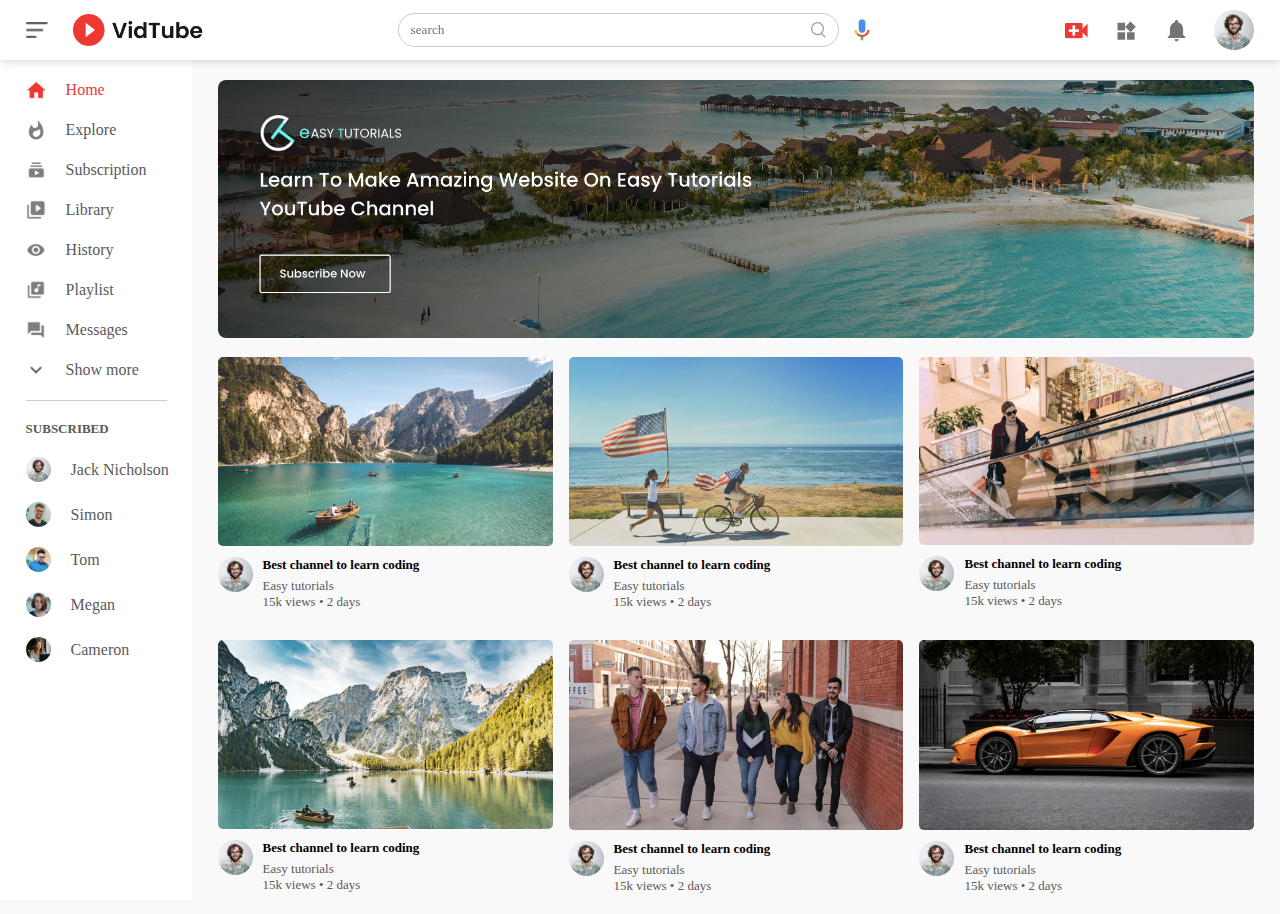
<file: index.html>
<!DOCTYPE html>

<head>
    <meta charset="UTF-8">
    <meta http-equiv="X-UA-Compatible" content="IE=edge">
    <meta name="viewport" content="width=device-width, initial-scale=1.0">
    <title>VidTube</title>
    <link rel="stylesheet" href="style.css">
</head>

<body>

    <nav class="flex-div">
        <div class="nav-left flex-div">
            <img class="menu-icon" src="images/menu.png" alt="#">
            <img class="logo" src="images/logo.png" alt="#">
        </div>
        <div class="nav-middle flex-div">
            <div class="search-box flex-div">
                <input type="text" placeholder="search">
                <img src="images/search.png" alt="#">
            </div>
            <img src="images/voice-search.png" class="mic-icon" alt="#">
        </div>
        <div class="nav-right flex-div">
            <img src="images/upload.png" alt="#">
            <img src="images/more.png" alt="#">
            <img src="images/notification.png" alt="#">
            <img class="user-icon" src="images/Jack.png" alt="#">
        </div>
    </nav>
    
    <!-- -------------------------------sidebar------------------------------------------- -->

    <div class="sidebar">
        <div class="shortcut-links">
            <a href="#"><img src="images/home.png" alt="#"><p>Home</p></a>
            <a href="#"><img src="images/explore.png" alt="#"><p>Explore</p></a>
            <a href="#"><img src="images/subscriprion.png" alt="#"><p>Subscription</p></a>
            <a href="#"><img src="images/library.png" alt="#"><p>Library</p></a>
            <a href="#"><img src="images/history.png" alt="#"><p>History</p></a>
            <a href="#"><img src="images/playlist.png" alt="#"><p>Playlist</p></a>
            <a href="#"><img src="images/messages.png" alt="#"><p>Messages</p></a>
            <a href="#"><img src="images/show-more.png" alt="#"><p>Show more</p></a>
            <hr>
        </div>
        <div class="subscribed-list">
            <h3>SUBSCRIBED</h3>
            <a href=""><img src="images/Jack.png" alt=""><p>Jack Nicholson</p></a>
            <a href=""><img src="images/simon.png" alt=""><p>Simon</p></a>
            <a href=""><img src="images/tom.png" alt=""><p>Tom</p></a>
            <a href=""><img src="images/megan.png" alt=""><p>Megan</p></a>
            <a href=""><img src="images/cameron.png" alt=""><p>Cameron</p></a>
        </div>
    </div>

    <!-- ---------------------main------------------------- -->

    <div class="container">
        <div class="banner">
            <img src="images/banner.png" alt="">
        </div>
        <div class="list-container">
            <div class="vid-list">
                <a href="play-video.html"><img src="images/thumbnail1.png" class="thumbnail" alt="#"></a>
                <div class="flex-div">
                    <img src="images/Jack.png" alt="#">
                    <div class="vid-info">
                        <a href="play-video.html">Best channel to learn coding</a>
                        <p>Easy tutorials</p>
                        <p>15k views &bull; 2 days</p>
                    </div>
                </div>
            </div>
            <div class="vid-list">
                <a href=""><img src="images/thumbnail2.png" class="thumbnail" alt="#"></a>
                <div class="flex-div">
                    <img src="images/Jack.png" alt="#">
                    <div class="vid-info">
                        <a href="">Best channel to learn coding</a>
                        <p>Easy tutorials</p>
                        <p>15k views &bull; 2 days</p>
                    </div>
                </div>
            </div>
            <div class="vid-list">
                <a href=""><img src="images/thumbnail3.png" class="thumbnail" alt="#"></a>
                <div class="flex-div">
                    <img src="images/Jack.png" alt="#">
                    <div class="vid-info">
                        <a href="">Best channel to learn coding</a>
                        <p>Easy tutorials</p>
                        <p>15k views &bull; 2 days</p>
                    </div>
                </div>
            </div>
            <div class="vid-list">
                <a href=""><img src="images/thumbnail4.png" class="thumbnail" alt="#"></a>
                <div class="flex-div">
                    <img src="images/Jack.png" alt="#">
                    <div class="vid-info">
                        <a href="">Best channel to learn coding</a>
                        <p>Easy tutorials</p>
                        <p>15k views &bull; 2 days</p>
                    </div>
                </div>
            </div>
            <div class="vid-list">
                <a href=""><img src="images/thumbnail5.png" class="thumbnail" alt="#"></a>
                <div class="flex-div">
                    <img src="images/Jack.png" alt="#">
                    <div class="vid-info">
                        <a href="">Best channel to learn coding</a>
                        <p>Easy tutorials</p>
                        <p>15k views &bull; 2 days</p>
                    </div>
                </div>
            </div>
            <div class="vid-list">
                <a href=""><img src="images/thumbnail6.png" class="thumbnail" alt="#"></a>
                <div class="flex-div">
                    <img src="images/Jack.png" alt="#">
                    <div class="vid-info">
                        <a href="">Best channel to learn coding</a>
                        <p>Easy tutorials</p>
                        <p>15k views &bull; 2 days</p>
                    </div>
                </div>
            </div>
        </div>
    </div>

    <script src="script.js"></script>
</body>

</html>
</file>
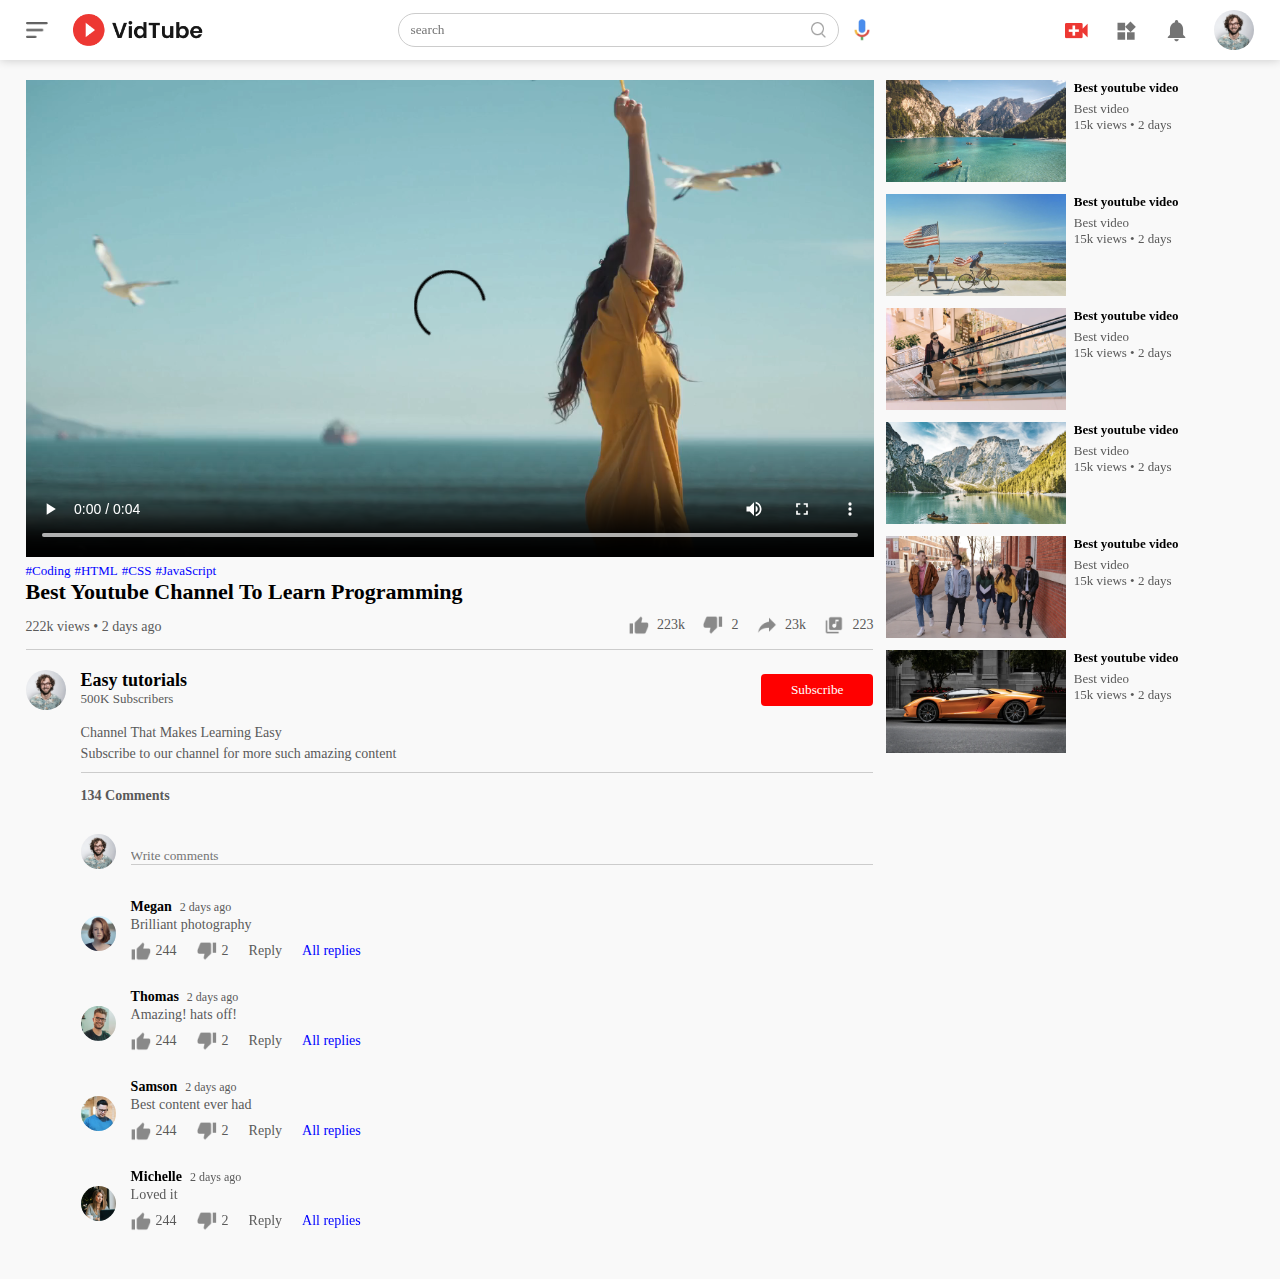
<file: play-video.html>
<!DOCTYPE html>
<html lang="en">
<head>
    <meta charset="UTF-8">
    <meta http-equiv="X-UA-Compatible" content="IE=edge">
    <meta name="viewport" content="width=device-width, initial-scale=1.0">
    <title>Play-Video</title>
    <link rel="stylesheet" href="style.css">
</head>
<body>
    <nav class="flex-div">
        <div class="nav-left flex-div">
            <img class="menu-icon" src="images/menu.png" alt="#">
            <img class="logo" src="images/logo.png" alt="#">
        </div>
        <div class="nav-middle flex-div">
            <div class="search-box flex-div">
                <input type="text" placeholder="search">
                <img src="images/search.png" alt="#">
            </div>
            <img src="images/voice-search.png" class="mic-icon" alt="#">
        </div>
        <div class="nav-right flex-div">
            <img src="images/upload.png" alt="#">
            <img src="images/more.png" alt="#">
            <img src="images/notification.png" alt="#">
            <img class="user-icon" src="images/Jack.png" alt="#">
        </div>
    </nav>
    <div class="container play-container">
        <div class="row">
            <div class="play-video">
                <video controls autoplay> 
                    <source src="images/video.mp4" type="video/mp4">
                </video>
                <div class="tags">
                    <a href="">#Coding</a> <a href="">#HTML</a> <a href="">#CSS</a> 
                    <a href="">#JavaScript</a>
                </div>
                <h3>Best Youtube Channel To Learn Programming</h3>
                <div class="play-video-info">
                    <p>222k views &bull; 2 days ago</p>
                    <div>
                        <a href=""><img src="images/like.png" alt="">223k</a>
                        <a href=""><img src="images/dislike.png" alt="">2</a>
                        <a href=""><img src="images/share.png" alt="">23k</a>
                        <a href=""><img src="images/save.png" alt="">223</a>
                    </div>
                </div>
                <hr>
                <div class="publisher">
                    <img src="images/Jack.png" alt="">
                    <div>
                        <p>Easy tutorials</p>
                        <span>500K Subscribers</span>
                    </div>
                    <button type="button">Subscribe</button>
                </div>
                <div class="vid-description">
                    <p>Channel That Makes Learning Easy</p>
                    <p>Subscribe to our channel for more such amazing content</p>
                    <hr>
                    <h4>134 Comments</h4>
                    <div class="add-comments">
                        <img src="images/Jack.png" alt="#">
                        <input type="text" placeholder="Write comments">
                    </div>
                    <div class="old-comments">
                        <img src="images/megan.png" alt="#">
                        <div>
                            <h3>Megan<span>2 days ago</span></h3>
                            <p>Brilliant photography</p>
                            <div class="comment-action">
                                <img src="images/like.png" alt="">
                                <span>244</span>
                                <img src="images/dislike.png" alt="">
                                <span>2</span>
                                <span>Reply</span>
                                <a href="#">All replies</a>
                            </div>
                        </div>
                    </div>
                    <div class="old-comments">
                        <img src="images/simon.png" alt="#">
                        <div>
                            <h3>Thomas<span>2 days ago</span></h3>
                            <p>Amazing! hats off!</p>
                            <div class="comment-action">
                                <img src="images/like.png" alt="">
                                <span>244</span>
                                <img src="images/dislike.png" alt="">
                                <span>2</span>
                                <span>Reply</span>
                                <a href="#">All replies</a>
                            </div>
                        </div>
                    </div>
                    <div class="old-comments">
                        <img src="images/tom.png" alt="#">
                        <div>
                            <h3>Samson<span>2 days ago</span></h3>
                            <p>Best content ever had</p>
                            <div class="comment-action">
                                <img src="images/like.png" alt="">
                                <span>244</span>
                                <img src="images/dislike.png" alt="">
                                <span>2</span>
                                <span>Reply</span>
                                <a href="#">All replies</a>
                            </div>
                        </div>
                    </div>
                    <div class="old-comments">
                        <img src="images/cameron.png" alt="#">
                        <div>
                            <h3>Michelle<span>2 days ago</span></h3>
                            <p>Loved it</p>
                            <div class="comment-action">
                                <img src="images/like.png" alt="">
                                <span>244</span>
                                <img src="images/dislike.png" alt="">
                                <span>2</span>
                                <span>Reply</span>
                                <a href="#">All replies</a>
                            </div>
                        </div>
                    </div>
                </div>

            </div>
            <div class="right-sidebar">
                <div class="side-videolist">
                    <a href="#" class="small-thumbnail"><img src="images/thumbnail1.png" alt="#"></a>
                    <div class="vid-info">
                        <a href="#">Best youtube video</a>
                        <p>Best video</p>
                        <p>15k views &bull; 2 days</p>
                    </div>
                </div>
                <div class="side-videolist">
                    <a href="#" class="small-thumbnail"><img src="images/thumbnail2.png" alt="#"></a>
                    <div class="vid-info">
                        <a href="#">Best youtube video</a>
                        <p>Best video</p>
                        <p>15k views &bull; 2 days</p>
                    </div>
                </div>
                <div class="side-videolist">
                    <a href="#" class="small-thumbnail"><img src="images/thumbnail3.png" alt="#"></a>
                    <div class="vid-info">
                        <a href="#">Best youtube video</a>
                        <p>Best video</p>
                        <p>15k views &bull; 2 days</p>
                    </div>
                </div>
                <div class="side-videolist">
                    <a href="#" class="small-thumbnail"><img src="images/thumbnail4.png" alt="#"></a>
                    <div class="vid-info">
                        <a href="#">Best youtube video</a>
                        <p>Best video</p>
                        <p>15k views &bull; 2 days</p>
                    </div>
                </div>
                <div class="side-videolist">
                    <a href="#" class="small-thumbnail"><img src="images/thumbnail5.png" alt="#"></a>
                    <div class="vid-info">
                        <a href="#">Best youtube video</a>
                        <p>Best video</p>
                        <p>15k views &bull; 2 days</p>
                    </div>
                </div>
                <div class="side-videolist">
                    <a href="#" class="small-thumbnail"><img src="images/thumbnail6.png" alt="#"></a>
                    <div class="vid-info">
                        <a href="#">Best youtube video</a>
                        <p>Best video</p>
                        <p>15k views &bull; 2 days</p>
                    </div>
                </div>
            </div>
        </div>
    </div>
</body>
</html>
</file>
<file: style.css>
* {
    margin: 0;
    padding: 0;
    font-family: 'poppins', 'sans-serif';
    box-sizing: border-box;
}

a {
    text-decoration: none;
    color: #5a5a5a;
}

img {
    cursor: pointer;
}

.flex-div {
    display: flex;
    align-items: center;
}

nav {
    padding: 10px 2%;
    justify-content: space-between;
    box-shadow: 0 0 10px rgba(0, 0, 0, 0.2);
    background: #fff;
    position: sticky;
    top: 0;
    z-index: 10;
}

.nav-right img {
    width: 25px;
    margin-right: 25px;
}

.nav-right .user-icon {
    width: 40px;
    margin-right: 0;
    border-radius: 50%;
}

.nav-left .menu-icon{
    width: 22px;
    margin-right: 25px;
}

.nav-left .logo{
    width: 130px;
    
}
.nav-middle .mic-icon{
    width: 16px;

}
.nav-middle .search-box{
    border: 1px solid #ccc;
    margin-right: 15px;
    padding: 8px 12px;
    border-radius: 25px;
}
.nav-middle .search-box input{
    width: 400px;
    border: 0;
    outline: 0;
    background: transparent;
}
.nav-middle .search-box img{
    width: 15px;
}

/* Sidebar */

.sidebar{
    background: #fff;
    width: 15%;
    height: 100vh;
    position: fixed;
    top: 0;
    padding-left: 2%;
    padding-top: 80px;
}
.shortcut-links a img{
    width: 20px;
    margin-right: 20px;
}
.shortcut-links a{
    display: flex;
    align-items: center;
    margin-bottom: 20px;
    width: fit-content;
    flex-wrap: wrap;
}
.shortcut-links a:first-child{
    color: #ed3833;
}
.sidebar hr{
    border: 0;
    height: 1px;
    background: #ccc;
    width: 85%;
}
.subscribed-list h3{
    font-size: 13px;
    margin: 20px 0;
    color: #5a5a5a;
}
.subscribed-list a{
    display: flex;
    align-items: center;
    margin-bottom: 20px;
    width: fit-content;
    flex-wrap: wrap;
}
.subscribed-list a img{
    width: 25px;
    border-radius: 50%;
    margin-right: 20px;
}
.small-sidebar{
    width: 5%;
}
.small-sidebar a p{
    display: none;
}
.small-sidebar h3{
    display: none;
}
.small-sidebar hr{
    width: 50%;
    margin-bottom: 25px;
}

/* -------------------main-------------------- */

.container{
    background: #f9f9f9;
    padding: 20px 2% 20px 17%; /*top right bottom left*/

}
.large-container{
    padding-left: 7%;
}
.banner{
    width: 100%;
}
.banner img{
    width: 100%;
    border-radius: 8px;
}
.list-container{
    display: grid;
    grid-template-columns: repeat(auto-fit, minmax(250px, 1fr));
    grid-column-gap: 16px;
    grid-row-gap: 30px;
    margin-top: 15px;
}
.vid-list .thumbnail{
    width: 100%;
    border-radius: 5px;
}
.vid-list .flex-div{
    align-items: flex-start;
    margin-top: 7px;
}
.vid-list .flex-div img{
    width: 35px;
    margin-right: 10px;
    border-radius: 50%;
}
.vid-info{
    color: #5a5a5a;
    font-size: 13px;
}
.vid-info a{
    color: #000;
    font-weight: 600;
    display: block;
    margin-bottom: 5px;
}

@media (max-width: 930px){
    .menu-icon{
        display: none;

    }
    .sidebar{
        display: none;

    }
    .container, .large-container{
        padding-left: 5%;
        padding-right: 5%;
    }
    .nav-right img{
        display: none;
    }
    .nav-right .user-icon{
        display: block;
        width: 30px;
    }
    .nav-middle .search-box input{
        width: 100px;
    }
    .nav-middle .mic-icon{
        display: none;
    }
    .logo{
        width: 90px;
    }
}

/* ------------------play-video page------------------- */

.play-container{
    padding-left: 2%;

}
.row{
    display: flex;
    justify-content: space-between;
    flex-wrap: wrap;
}
.play-video{
    flex-basis: 69%;
}
.right-sidebar{
    flex-basis: 30%;
}
.play-video video{
    width: 100%;
}
.side-videolist{
    display: flex;
    justify-content: space-between;
    margin-bottom: 8px;
}
.side-videolist img{
    width: 100%;
}
.side-videolist .small-thumbnail{
    flex-basis: 49%;
}
.side-videolist .vid-info{
    flex-basis: 49%;
}
.play-video .tags a{
    color: #0000ff;
    font-size: 13px;
}
.play-video h3{
    font-weight: 600;
    font-size: 22px;
}
.play-video .play-video-info{
    display: flex;
    align-items: center;
    justify-content: space-between;
    flex-wrap: wrap;
    margin-top: 10px;
    font-size: 14px;
    color: #5a5a5a;
}
.play-video .play-video-info a img{
    width: 20px;
    margin-right: 8px;
}
.play-video .play-video-info a{
    display: inline-flex;
    align-items: center;
    margin-left: 15px;
}
.play-video hr{
    border: 0;
    height: 1px;
    background: #ccc;
    margin: 10px 0;
}
.publisher{
    display: flex;
    align-items: center;
    margin-top: 20px;
}
.publisher div{
    flex: 1;
    line-height: 18px;
}
.publisher img{
    width: 40px;
    border-radius: 50%;
    margin-right: 15px;
}
.publisher div p{
    color: #000;
    font-weight: 600;
    font-size: 18px;
}
.publisher div span{
    font-size: 13px;
    color: #5a5a5a;
}
.publisher button{
    background: red;
    color: #fff;
    padding: 8px 30px;
    border: 0;
    outline: 0;
    cursor: pointer;
    border-radius: 4px;
}
.vid-description{
    padding-left: 55px;
    margin: 15px 0;
}
.vid-description p{
    font-size: 14px;
    margin-bottom: 5px;
    color: #5a5a5a;
}
.vid-description h4{
    font-size: 14px;
    color: #5a5a5a;
    margin-top: 15px;
}
.add-comments{
    display: flex;
    align-items: center;
    margin: 30px 0;

}
.add-comments img{
    width: 35px;
    border-radius: 50%;
    margin-right: 15px;
}
.add-comments input{
    border: 0;
    outline: 0;
    border-bottom: 1px solid #ccc;
    width: 100%;
    padding-top: 10px;
    background: transparent;
}
.old-comments{
    display: flex;
    align-items: center;
    margin: 20px 0;

}
.old-comments img{
    width: 35px;
    border-radius: 50%;
    margin-right: 15px;
}
.old-comments h3{
    font-size: 14px;
    margin-bottom: 2px;

}
.old-comments h3 span{
    font-size: 12px;
    color: #5a5a5a;
    font-weight: 500;
    margin-left: 8px;
}
.old-comments .comment-action{
    display: flex;
    align-items: center;
    margin: 8px 0;
    font-size: 14px;
}
.old-comments .comment-action img{
    border-radius: 0;
    width: 20px;
    margin-right: 5px;
}
.old-comments .comment-action span{
    margin-right: 20px;
    color: #5a5a5a;
}
.old-comments .comment-action a{
    color: #0000ff;
}
@media (max-width:900px){
    .play-video{
        flex-basis: 100%;
    }
    .right-sidebar{
        flex-basis: 100%;
    }
    .play-container{
        padding-left: 5%;
    }
    .vid-description{
        padding-left: 0;
    }
    .play-video .play-video-info a{
        margin-left: 0;
        margin-right: 15px;
        margin-top: 15px;
    }
}
</file>
